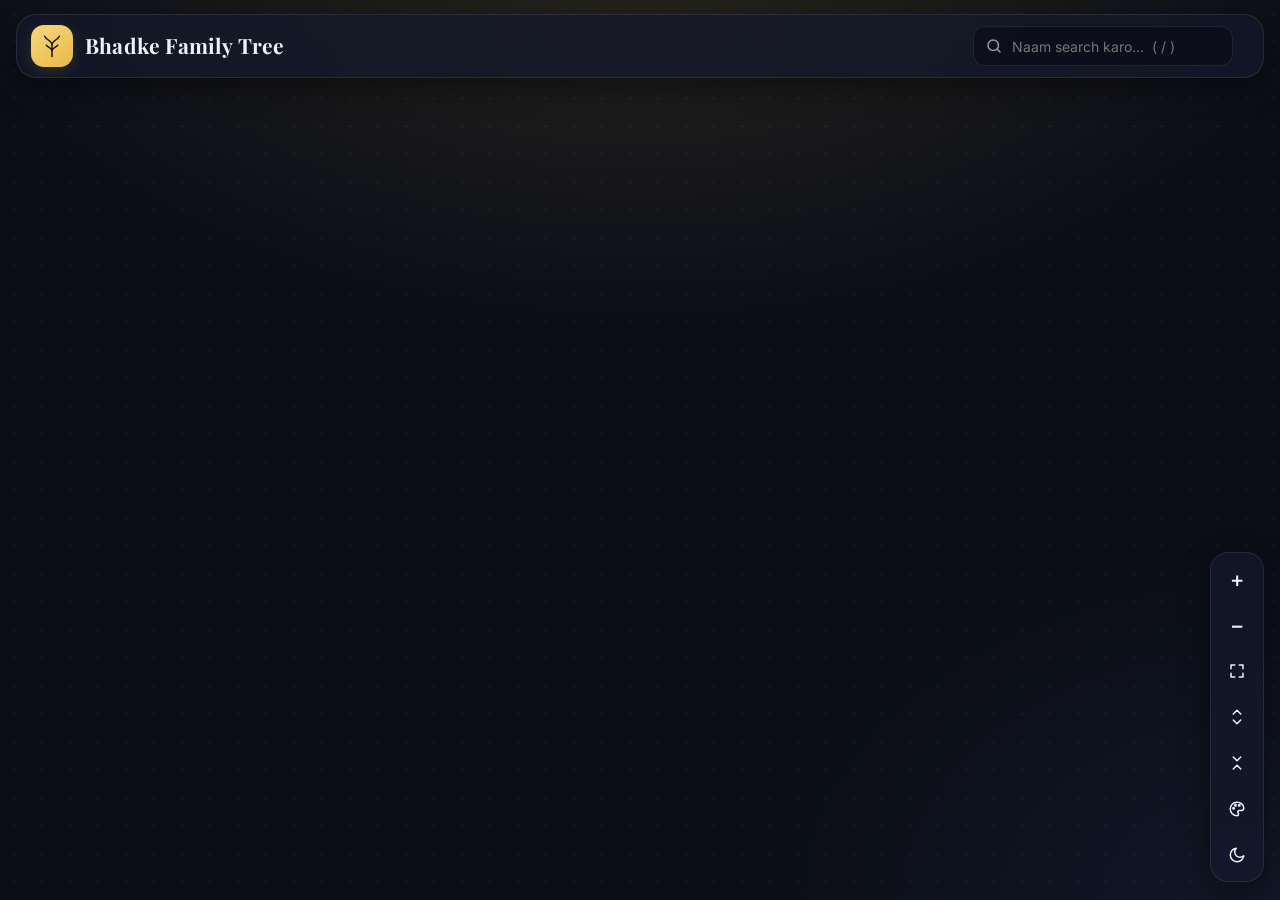
<file: index.html>
<!doctype html>
<html lang="en">
<head>
<meta charset="utf-8">
<meta name="viewport" content="width=device-width, initial-scale=1, viewport-fit=cover">
<title>Bhadke Family Tree</title>
<meta name="description" content="Bhadke parivar ki vanshavali — interactive family tree.">
<link rel="preconnect" href="https://fonts.googleapis.com">
<link rel="stylesheet" href="https://fonts.googleapis.com/css2?family=Inter:wght@400;500;600&family=Playfair+Display:wght@600;700&display=swap">
<link rel="stylesheet" href="style.css">
</head>
<body>
<div id="vp" aria-label="Family tree">
  <div id="world">
    <svg id="lines" aria-hidden="true"></svg>
    <div id="cards"></div>
  </div>
</div>

<header id="top">
  <div class="brand">
    <div class="crest" aria-hidden="true">
      <svg viewBox="0 0 32 32" width="26" height="26" fill="none" stroke="currentColor" stroke-width="1.8" stroke-linecap="round">
        <path d="M16 29V15M16 15C16 9 9 9 7 4M16 15c0-6 7-6 9-11M16 22c0-4-5-4-7-7M16 22c0-4 5-4 7-7"/>
      </svg>
    </div>
    <div>
      <h1>Bhadke Family Tree</h1>
    </div>
  </div>

  <div class="search">
    <svg viewBox="0 0 24 24" width="18" height="18" fill="none" stroke="currentColor" stroke-width="2" stroke-linecap="round"><circle cx="11" cy="11" r="7"/><path d="M20 20l-3.5-3.5"/></svg>
    <input id="q" type="search" placeholder="Naam search karo…  ( / )" autocomplete="off" spellcheck="false">
    <ul id="results" hidden></ul>
  </div>

  <div class="stats" id="stats"></div>
</header>

<div class="tools" role="toolbar" aria-label="Tree controls">
  <button id="zin" title="Zoom in (+)" aria-label="Zoom in">+</button>
  <button id="zout" title="Zoom out (-)" aria-label="Zoom out">−</button>
  <button id="fit" title="Poora tree dikhao (0)" aria-label="Fit to screen">
    <svg viewBox="0 0 24 24" width="18" height="18" fill="none" stroke="currentColor" stroke-width="2" stroke-linecap="round" stroke-linejoin="round"><path d="M4 9V4h5M20 9V4h-5M4 15v5h5M20 15v5h-5"/></svg>
  </button>
  <button id="expand" title="Sab kholo" aria-label="Expand all">
    <svg viewBox="0 0 24 24" width="18" height="18" fill="none" stroke="currentColor" stroke-width="2" stroke-linecap="round" stroke-linejoin="round"><path d="M7 8l5-5 5 5M7 16l5 5 5-5"/></svg>
  </button>
  <button id="collapse" title="Sab band karo" aria-label="Collapse all">
    <svg viewBox="0 0 24 24" width="18" height="18" fill="none" stroke="currentColor" stroke-width="2" stroke-linecap="round" stroke-linejoin="round"><path d="M7 4l5 5 5-5M7 20l5-5 5 5"/></svg>
  </button>
  <button id="bgbtn" title="Background badlo" aria-label="Change background">
    <svg viewBox="0 0 24 24" width="18" height="18" fill="none" stroke="currentColor" stroke-width="2" stroke-linecap="round" stroke-linejoin="round"><path d="M12 3a9 9 0 100 18c1.4 0 2-1 2-2 0-1.6-1-1.8-1-3 0-1 .8-2 2-2h2.5A3.5 3.5 0 0021 10.5C21 6.4 17 3 12 3z"/><circle cx="7.5" cy="11" r="1"/><circle cx="10" cy="7" r="1"/><circle cx="15" cy="7" r="1"/></svg>
  </button>
  <button id="theme" title="Theme badlo" aria-label="Toggle theme">
    <svg viewBox="0 0 24 24" width="18" height="18" fill="none" stroke="currentColor" stroke-width="2" stroke-linecap="round" stroke-linejoin="round"><path d="M21 13A9 9 0 1111 3a7 7 0 0010 10z"/></svg>
  </button>
</div>

<aside id="panel" aria-live="polite" hidden></aside>

<script src="data.js"></script>
<script src="auth.js"></script>
<script src="app.js"></script>
</body>
</html>
</file>
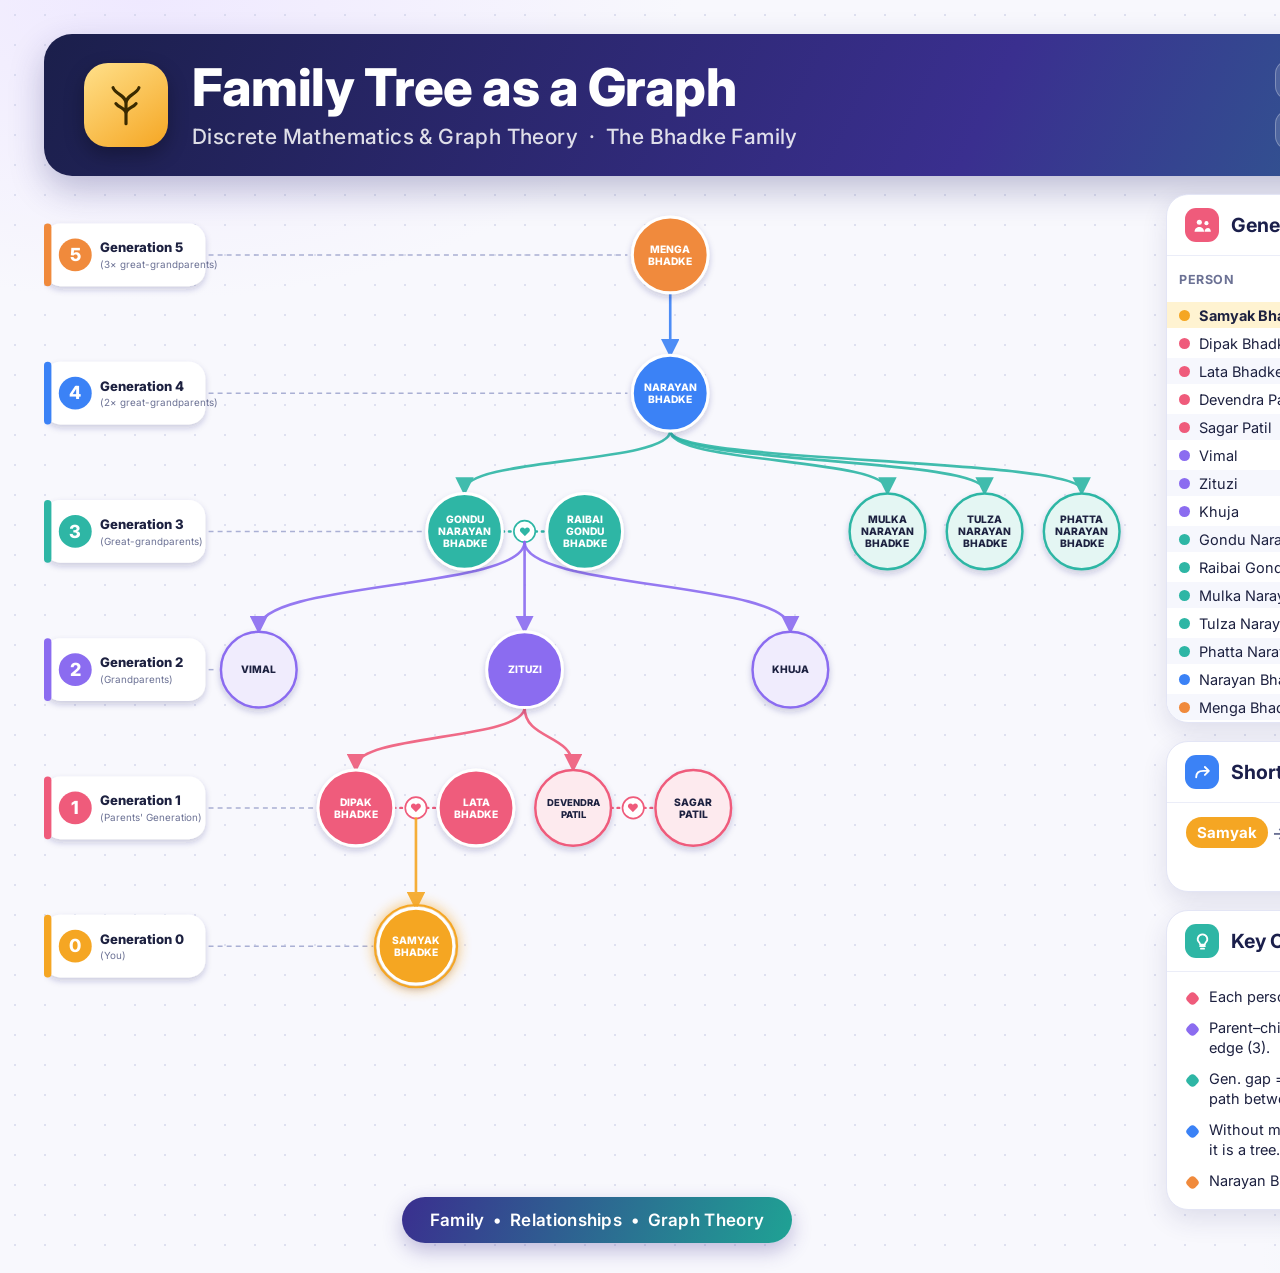
<file: graph-sheet.html>
<!doctype html>
<html lang="en">
<head>
<meta charset="utf-8">
<meta name="viewport" content="width=device-width, initial-scale=1">
<title>Bhadke Family Tree as a Graph</title>
<link rel="stylesheet" href="https://fonts.googleapis.com/css2?family=Inter:wght@400;500;600;700;800&display=swap">
<style>
  :root { --ink:#1d2140; --mid:#6b7194; --navy:#1b1f4b; --card:#ffffff; }
  * { box-sizing: border-box; margin: 0; padding: 0; }
  body { background: #cfd3ea; font-family: Inter, system-ui, 'Segoe UI', Arial, sans-serif; color: var(--ink); }
  .sheet { width: 1800px; height: 1273px; margin: 0 auto; padding: 34px 44px; position: relative; overflow: hidden;
           background: radial-gradient(900px 500px at 8% 0%, #efe9ff, transparent 60%), radial-gradient(900px 600px at 100% 100%, #dff6f0, transparent 60%), #f8f8fd; }
  .sheet::before { content: ''; position: absolute; inset: 0; background-image: radial-gradient(#c9cde6 1.3px, transparent 1.4px); background-size: 30px 30px; opacity: .55; pointer-events: none; }
  .sheet > * { position: relative; }
  @page { size: 1800px 1273px; margin: 0; }
  @media print { body { background: #fff; } .sheet { margin: 0; } .no-print { display: none !important; } }

  .title { display: flex; align-items: center; justify-content: space-between; gap: 30px; padding: 26px 40px; border-radius: 28px; color: #fff; overflow: hidden;
           background: linear-gradient(115deg, #1b1f4b 0%, #3a2f8f 55%, #1fa294 120%); box-shadow: 0 14px 34px rgba(40,40,110,.28); }
  .title::after { content: ''; position: absolute; right: -60px; top: -90px; width: 320px; height: 320px; border-radius: 50%; background: rgba(255,255,255,.07); }
  .title::before { content: ''; position: absolute; right: 190px; bottom: -120px; width: 240px; height: 240px; border-radius: 50%; background: rgba(255,255,255,.05); }
  .tl { display: flex; align-items: center; gap: 24px; z-index: 1; }
  .crest { width: 84px; height: 84px; border-radius: 24px; display: grid; place-items: center; background: linear-gradient(145deg, #ffe08a, #f5a623); box-shadow: 0 8px 20px rgba(0,0,0,.3); }
  .crest svg { width: 46px; height: 46px; }
  .title h1 { font-size: 52px; font-weight: 800; letter-spacing: -.5px; line-height: 1.05; }
  .title p { margin-top: 8px; font-size: 21px; font-weight: 500; opacity: .85; letter-spacing: .4px; }
  .who { display: grid; grid-template-columns: auto auto; gap: 10px 12px; z-index: 1; }
  .who span { padding: 9px 20px; border-radius: 14px; font-size: 16px; background: rgba(255,255,255,.14); border: 1px solid rgba(255,255,255,.28); backdrop-filter: blur(6px); white-space: nowrap; }
  .who b { font-weight: 800; color: #ffe08a; }

  .main { display: grid; grid-template-columns: 1fr 590px; gap: 30px; margin-top: 18px; height: 1000px; }
  #g { width: 100%; height: 100%; display: block; }

  .panel { border-radius: 22px; overflow: hidden; background: var(--card); margin-bottom: 18px; box-shadow: 0 10px 26px rgba(40,40,110,.12); border: 1px solid #e3e5f5; }
  .panel > h2 { font-size: 19.5px; font-weight: 700; padding: 13px 18px; display: flex; gap: 12px; align-items: center; color: var(--navy); border-bottom: 1px solid #ebedf8; }
  .panel > h2 i { width: 34px; height: 34px; border-radius: 11px; display: grid; place-items: center; flex: none; background: var(--c); }
  .panel > h2 svg { width: 19px; height: 19px; }
  table { width: 100%; border-collapse: collapse; font-size: 14.5px; }
  th { text-align: left; font-weight: 700; color: var(--mid); padding: 8px 12px; font-size: 12.5px; letter-spacing: .6px; text-transform: uppercase; }
  td { padding: 4.5px 12px; white-space: nowrap; }
  tr:nth-child(even) td { background: #f6f7fd; }
  td.n, th.n { text-align: center; width: 58px; }
  td:first-child { display: flex; align-items: center; gap: 9px; }
  td:first-child i { width: 11px; height: 11px; border-radius: 50%; background: var(--c); flex: none; }
  td.n b { display: inline-block; min-width: 26px; padding: 1px 0; border-radius: 8px; background: color-mix(in srgb, var(--c) 18%, #fff); color: var(--ink); font-weight: 700; }
  tr.me td { background: #fff3d1 !important; font-weight: 700; }
  .path { padding: 14px 16px 14px; display: flex; flex-wrap: wrap; align-items: center; justify-content: center; gap: 8px 4px; }
  .path .st { padding: 6px 11px; border-radius: 99px; font-size: 15px; font-weight: 700; color: #fff; background: var(--c); }
  .path .ar { color: var(--mid); font-weight: 700; }
  .path small { flex: 1 1 100%; text-align: center; margin-top: 4px; font-size: 14.5px; color: var(--mid); }
  .obs { list-style: none; padding: 10px 18px 12px; font-size: 14.5px; line-height: 1.42; }
  .obs li { position: relative; padding: 5px 0 5px 24px; }
  .obs li::before { content: ''; position: absolute; left: 2px; top: 11px; width: 11px; height: 11px; border-radius: 4px; background: var(--c); transform: rotate(45deg); }

  .foot { position: absolute; left: 44px; right: 650px; bottom: 30px; display: flex; align-items: center; justify-content: center; gap: 20px; }
  .legend { display: flex; flex-wrap: wrap; gap: 10px 22px; align-items: center; padding: 14px 22px; border-radius: 18px; background: #fff; font-size: 14.5px; box-shadow: 0 8px 22px rgba(40,40,110,.1); border: 1px solid #e3e5f5; max-width: 760px; }
  .legend div { display: flex; align-items: center; gap: 9px; color: var(--ink); }
  .legend i { display: inline-block; width: 20px; height: 20px; border-radius: 50%; }
  .legend svg { width: 44px; height: 16px; }
  .pill { padding: 13px 28px; border-radius: 99px; background: linear-gradient(110deg, #3a2f8f, #1fa294); color: #fff; font-size: 17px; font-weight: 600; letter-spacing: .3px; white-space: nowrap; box-shadow: 0 8px 20px rgba(58,47,143,.3); }
</style>
</head>
<body>
<div class="sheet">
  <div class="title">
    <div class="tl">
      <div class="crest"><svg viewBox="0 0 32 32" fill="none" stroke="#3a2a00" stroke-width="2.2" stroke-linecap="round"><path d="M16 29V15M16 15C16 9 9 9 7 4M16 15c0-6 7-6 9-11M16 22c0-4-5-4-7-7M16 22c0-4 5-4 7-7"/></svg></div>
      <div><h1>Family Tree as a Graph</h1><p>Discrete Mathematics &amp; Graph Theory &nbsp;·&nbsp; The Bhadke Family</p></div>
    </div>
    <div class="who" id="who"></div>
  </div>

  <div class="main">
    <svg id="g" xmlns="http://www.w3.org/2000/svg"></svg>
    <aside>
      <section class="panel" style="--c:#ef5b7b"><h2><i><svg viewBox="0 0 24 24" fill="#fff"><circle cx="8" cy="8" r="3.2"/><circle cx="17" cy="9" r="2.6"/><path d="M2 20c0-4 3-6 6-6s6 2 6 6zM14.5 20c.2-3 2-5 4.5-5 2 0 3.5 1.5 3.5 5z"/></svg></i><span id="t-title"></span></h2>
        <table id="tbl"></table></section>
      <section class="panel" style="--c:#3b82f6"><h2><i><svg viewBox="0 0 24 24" fill="none" stroke="#fff" stroke-width="2.4" stroke-linecap="round" stroke-linejoin="round"><path d="M4 18c0-6 4-8 9-8h6M15 5l5 5-5 5"/></svg></i>Shortest Path: You to Oldest Ancestor</h2>
        <div class="path" id="path"></div></section>
      <section class="panel no-print" style="--c:#2eb6a5"><h2><i><svg viewBox="0 0 24 24" fill="none" stroke="#fff" stroke-width="2.2" stroke-linecap="round" stroke-linejoin="round"><path d="M9 18h6M10 21h4M12 3a6 6 0 00-4 10.5c.8.8 1 1.5 1 2.5h6c0-1 .2-1.7 1-2.5A6 6 0 0012 3z"/></svg></i>Key Observations</h2>
        <ul class="obs" id="obs"></ul></section>
    </aside>
  </div>

  <div class="foot">
    <div class="pill">Family &nbsp;•&nbsp; Relationships &nbsp;•&nbsp; Graph Theory</div>
  </div>
</div>

<script src="data.js"></script>
<script src="student.js"></script>
<script>
(() => {
  const NS = 'http://www.w3.org/2000/svg';
  const ST = window.STUDENT || {}, ME = ST.meId || 'samyak';
  // Known genders (used only for relation words). Anyone not listed gets a gender-neutral word.
  const GENDER = { dipak: 'm', 'dipak#sp': 'f', gondu: 'm', 'gondu#sp': 'f', devindra: 'f', 'devindra#sp': 'm' };

  /* ---------- data ---------- */
  const byId = {};
  (function idx(n, p, d) { n.parent = p; n.depth = d; byId[n.id] = n; (n.children || []).forEach((c) => idx(c, n, d + 1)); })(window.FAMILY, null, 0);
  const me = byId[ME];
  const onPath = new Set(); for (let n = me; n; n = n.parent) onPath.add(n.id);
  const gen = (n) => me.depth - n.depth;
  const maxGen = Math.max(...[...onPath].map((id) => gen(byId[id])));

  // pruned graph: direct line + every sibling of a node on the line
  function prune(n) {
    const o = { id: n.id, name: n.name, spouse: n.spouse, gen: gen(n), line: onPath.has(n.id), kids: [] };
    if (onPath.has(n.id) && n !== me) o.kids = (n.children || []).map(prune);
    return o;
  }
  const root = prune(window.FAMILY);

  /* ---------- relation words ---------- */
  const ancBase = { m: 'father', f: 'mother', n: 'parent' };
  const term = (g, sex) => {
    const k = sex === 'm' ? 'm' : sex === 'f' ? 'f' : 'n';
    const base = g === 1 ? { m: 'Father', f: 'Mother', n: 'Parent' }[k]
      : { m: 'Grandfather', f: 'Grandmother', n: 'Grandparent' }[k];
    if (g <= 2) return base;
    const pre = g === 3 ? 'Great-' : `${g - 2}× great-`;
    return pre + base.toLowerCase();
  };
  const relOf = (p) => { // p: {node, spouseOf}
    const n = p.n, g = n.gen, sex = GENDER[p.key];
    if (p.key === ME) return 'You';
    if (n.line && !p.sp) return term(g, sex);
    if (p.sp && p.of.line) return term(g, sex);                       // spouse of a direct ancestor
    if (!p.sp) return g === 1 ? (sex === 'm' ? 'Uncle' : sex === 'f' ? 'Aunt' : "Parent's sibling")
                                : `${term(g, null)}'s sibling`;
    return g === 1 ? (sex === 'm' ? 'Uncle' : 'Aunt') + ' (by marriage)' : 'Sibling\'s spouse';
  };

  /* ---------- people list + BFS distances ---------- */
  const people = [];
  (function walk(n) {
    people.push({ key: n.id, name: n.name, n, sp: false });
    if (n.spouse) people.push({ key: n.id + '#sp', name: n.spouse, n, sp: true, of: n });
    n.kids.forEach(walk);
  })(root);
  const adj = {}; const link = (a, b) => { (adj[a] = adj[a] || []).push(b); (adj[b] = adj[b] || []).push(a); };
  let pcEdges = 0, marEdges = 0;
  (function e(n) { if (n.spouse) { link(n.id, n.id + '#sp'); marEdges++; } n.kids.forEach((k) => { link(n.id, k.id); pcEdges++; e(k); }); })(root);
  const dist = { [ME]: 0 }, q = [ME];
  while (q.length) { const a = q.shift(); (adj[a] || []).forEach((b) => { if (!(b in dist)) { dist[b] = dist[a] + 1; q.push(b); } }); }

  /* ---------- layout (tidy tree on the pruned graph) ---------- */
  const R = 46, MG = 54, GX = 26, ROW = 168, TOP = 74, LEFT = 215;
  const uw = (n) => (n.spouse ? 4 * R + MG : 2 * R);
  (function m(n) { n.kids.forEach(m); const kw = n.kids.reduce((s, k) => s + k.sw, 0) + GX * Math.max(0, n.kids.length - 1); n.kw = kw; n.sw = Math.max(uw(n), kw); })(root);
  (function p(n, left) {
    n.cx = left + n.sw / 2; n.y = TOP + (maxGen - n.gen) * ROW;
    n.px = n.cx - uw(n) / 2 + R;               // person circle
    n.sx = n.cx + uw(n) / 2 - R;               // spouse circle
    let x = left + (n.sw - n.kw) / 2;
    n.kids.forEach((k) => { p(k, x); x += k.sw + GX; });
  })(root, LEFT);
  const W = LEFT + root.sw + 20, H = TOP + maxGen * ROW + R + 30;

  /* ---------- draw ---------- */
  const GCOL = ['#f5a623', '#ef5b7b', '#8b6cf0', '#2eb6a5', '#3b82f6', '#f08a3c'];
  const col = (g) => GCOL[g % GCOL.length];
  const svg = document.getElementById('g');
  svg.setAttribute('viewBox', `0 0 ${W} ${H}`); svg.setAttribute('preserveAspectRatio', 'xMinYMin meet');
  const el = (t, a = {}, parent = svg) => { const e = document.createElementNS(NS, t); Object.entries(a).forEach(([k, v]) => e.setAttribute(k, v)); parent.appendChild(e); return e; };
  el('defs').innerHTML = GCOL.map((c, i) => `<marker id="ah${i}" viewBox="0 0 10 10" refX="7" refY="5" markerWidth="7" markerHeight="7" orient="auto"><path d="M0 0L10 5L0 10z" fill="${c}"/></marker>`).join('') + '<filter id="glow" x="-40%" y="-40%" width="180%" height="180%"><feGaussianBlur stdDeviation="7"/></filter><filter id="sh" x="-30%" y="-30%" width="160%" height="170%"><feDropShadow dx="0" dy="4" stdDeviation="4" flood-color="#28286e" flood-opacity=".22"/></filter>';
  

  // generation badges
  const desc = ['You', "Parents' Generation", 'Grandparents', 'Great-grandparents'];
  const gdesc = (g) => desc[g] || `${g - 2}× great-grandparents`;
  for (let g = 0; g <= maxGen; g++) {
    const y = TOP + (maxGen - g) * ROW, c = col(g);
    el('rect', { x: 0, y: y - 38, width: 196, height: 76, rx: 20, fill: '#fff', filter: 'url(#sh)' });
    el('rect', { x: 0, y: y - 38, width: 9, height: 76, rx: 4.5, fill: c });
    el('circle', { cx: 38, cy: y, r: 20, fill: c });
    el('text', { x: 38, y: y + 7.5, 'text-anchor': 'middle', 'font-size': 22, 'font-weight': 800, fill: '#fff' }).textContent = g;
    el('text', { x: 68, y: y - 3, 'font-size': 16, 'font-weight': 800, fill: '#1d2140' }).textContent = `Generation ${g}`;
    el('text', { x: 68, y: y + 16, 'font-size': 12, fill: '#6b7194' }).textContent = `(${gdesc(g)})`;
  }

  // edges first (so circles sit on top)
  (function edges(n) {
    if (n.spouse) { // dotted marriage link with a heart
      const x1 = n.px + R, x2 = n.sx - R, mx = (x1 + x2) / 2, c = col(n.gen);
      el('line', { x1, y1: n.y, x2, y2: n.y, stroke: c, 'stroke-width': 3, 'stroke-dasharray': '2 6', 'stroke-linecap': 'round' });
      el('circle', { cx: mx, cy: n.y, r: 13, fill: '#fff', stroke: c, 'stroke-width': 2 });
      el('text', { x: mx, y: n.y + 5, 'text-anchor': 'middle', 'font-size': 14, fill: c }).textContent = '♥';
    }
    if (n.kids.length) {
      const ox = n.spouse ? n.cx : n.px, oy = n.spouse ? n.y + 13 : n.y + R;
      n.kids.forEach((k) => {
        const ey = k.y - R - 4, ym = oy + (ey - oy) * 0.55, c = col(k.gen);
        el('path', { d: `M${ox} ${oy} C${ox} ${ym}, ${k.px} ${ym - (ey - oy) * 0.1}, ${k.px} ${ey}`, stroke: c, 'stroke-width': 3.2, fill: 'none', 'stroke-linecap': 'round', opacity: .9, 'marker-end': `url(#ah${k.gen % GCOL.length})` });
      });
    }
    n.kids.forEach(edges);
  })(root);

  // generation-level dashes (badge -> first circle in the row)
  const rowLeft = {};
  (function f(n) { const l = n.px - R; rowLeft[n.gen] = Math.min(rowLeft[n.gen] ?? 1e9, l); n.kids.forEach(f); })(root);
  for (let g = 0; g <= maxGen; g++) { const y = TOP + (maxGen - g) * ROW; el('line', { x1: 200, y1: y, x2: rowLeft[g] - 6, y2: y, stroke: '#aab0d4', 'stroke-width': 1.8, 'stroke-dasharray': '6 5' }); }

  // circles
  const wrap = (name) => {
    const w = name.toUpperCase().split(' '), lines = [];
    w.forEach((x) => { const last = lines[lines.length - 1]; if (last && (last + ' ' + x).length <= 9) lines[lines.length - 1] = last + ' ' + x; else lines.push(x); });
    return lines;
  };
  function circle(cx, cy, name, kind, g) {
    const c = col(g);
    if (kind === 'me') el('circle', { cx, cy, r: R + 8, fill: c, opacity: .45, filter: 'url(#glow)' });
    if (kind === 'rel') {
      el('circle', { cx, cy, r: R, fill: '#fff', stroke: c, 'stroke-width': 3, filter: 'url(#sh)' });
      el('circle', { cx, cy, r: R, fill: c, opacity: .13 });
    } else el('circle', { cx, cy, r: R, fill: c, stroke: '#fff', 'stroke-width': 3.5, filter: 'url(#sh)' });
    if (kind === 'me') el('circle', { cx, cy, r: R + 4, fill: 'none', stroke: c, 'stroke-width': 2.5 });
    const ls = wrap(name), fs = ls.some((l) => l.length > 7) ? 11.5 : 12.5;
    ls.forEach((l, i) => el('text', { x: cx, y: cy + (i - (ls.length - 1) / 2) * 14.5 + 4.5, 'text-anchor': 'middle', 'font-size': fs, 'font-weight': 800, fill: kind === 'rel' ? '#1d2140' : '#fff' }).textContent = l);
  }
  (function c(n) {
    circle(n.px, n.y, n.name, n.id === ME ? 'me' : n.line ? 'line' : 'rel', n.gen);
    if (n.spouse) circle(n.sx, n.y, n.spouse, n.line ? 'line' : 'rel', n.gen);
    n.kids.forEach(c);
  })(root);

  /* ---------- side panels ---------- */
  const first = (s) => s.split(' ')[0];
  document.getElementById('who').innerHTML =
    `<span>Submitted by: <b>${ST.name || ''}</b></span><span>USN: <b>${ST.usn || ''}</b></span><span>Submitted to: <b>${ST.submittedTo || 'Mama'}</b></span><span><b>TAE-II DMGT</b></span>`;
  document.getElementById('t-title').textContent = `Generation Gap from You (${first(me.name)})`;
  const rows = people.slice().sort((a, b) => a.n.gen - b.n.gen);
  document.getElementById('tbl').innerHTML =
    '<tr><th>Person</th><th>Relation to You</th><th class="n">Gen. gap</th><th class="n">Edges</th></tr>' +
    rows.map((p) => `<tr class="${p.key === ME ? 'me' : ''}" style="--c:${col(p.n.gen)}"><td><i></i>${p.name}</td><td>${relOf(p)}</td><td class="n"><b>${p.n.gen}</b></td><td class="n"><b>${dist[p.key]}</b></td></tr>`).join('');
  const chain = []; for (let n = me; n; n = n.parent) chain.push(n);
  document.getElementById('path').innerHTML = chain.map((n) => `<span class="st" style="--c:${col(gen(n))}">${first(n.name)}</span>`).join('<span class="ar">→</span>') + `<small>${chain.length - 1} edges / ${chain.length - 1} generations</small>`;
  const vertices = people.length, treeV = people.filter((p) => !p.sp).length;
  const widest = people.filter((p) => !p.sp).sort((a, b) => b.n.kids.length - a.n.kids.length)[0];
  document.getElementById('obs').innerHTML = [
    `Each person is a vertex (node): ${vertices} vertices in this graph.`,
    `Parent–child relationship is a directed edge (${pcEdges}); marriage is an undirected edge (${marEdges}).`,
    'Gen. gap = difference in generation level; Edges = length of the shortest path between two vertices.',
    `Without marriages: ${treeV} vertices, ${pcEdges} edges (V − 1) — connected and acyclic, so it is a tree.`,
    `${widest.name} has the most children here: ${widest.n.kids.length}.`,
  ].map((t, i) => `<li style="--c:${col(i + 1)}">${t}</li>`).join('');
})();
</script>
</body>
</html>
</file>
<file: style.css>
:root {
  --bg: #0b0e17;
  --bg2: #121727;
  --glass: rgba(20, 26, 44, .72);
  --card: #171d30;
  --card2: #1d2540;
  --border: rgba(255, 255, 255, .09);
  --text: #eef1fa;
  --muted: #8f99b8;
  --line: rgba(160, 175, 220, .28);
  --gold: #e9b949;
  --shadow: 0 10px 30px rgba(0, 0, 0, .45);
  --dot: rgba(255, 255, 255, .055);
  --bgimg: radial-gradient(1200px 700px at 50% -10%, var(--glow), transparent 60%), radial-gradient(900px 600px at 100% 100%, rgba(108, 140, 255, .07), transparent 60%);
  --glow: rgba(233, 185, 73, .14);
  --serif: 'Playfair Display', Georgia, serif;
  --sans: 'Inter', system-ui, -apple-system, 'Segoe UI', Roboto, sans-serif;
}
:root[data-theme="light"] {
  --bg: #f6f3ec;
  --bg2: #ece7db;
  --glass: rgba(255, 253, 248, .82);
  --card: #ffffff;
  --card2: #faf6ec;
  --border: rgba(40, 34, 20, .1);
  --text: #221d12;
  --muted: #7b735f;
  --line: rgba(70, 60, 30, .3);
  --gold: #b4841a;
  --shadow: 0 10px 28px rgba(80, 60, 20, .16);
  --dot: rgba(60, 50, 20, .09);
  --glow: rgba(180, 132, 26, .12);
  --bgimg: radial-gradient(1200px 700px at 50% -10%, var(--glow), transparent 60%);
}

* { box-sizing: border-box; margin: 0; padding: 0; }
html, body { height: 100%; overflow: hidden; }
body {
  font-family: var(--sans);
  color: var(--text);
  background: var(--bgimg), var(--bg);
  -webkit-font-smoothing: antialiased;
  transition: background-color .4s;
}

/* ---------- viewport ---------- */
#vp {
  position: fixed; inset: 0;
  overflow: hidden;
  cursor: grab;
  touch-action: none;
  background-image: radial-gradient(var(--dot) 1.2px, transparent 1.3px);
  background-size: 28px 28px;
}
#vp.drag { cursor: grabbing; }
#world { position: absolute; left: 0; top: 0; transform-origin: 0 0; }
#world.animate { transition: transform .65s cubic-bezier(.22, .8, .2, 1); }
#lines { position: absolute; left: 0; top: 0; overflow: visible; pointer-events: none; }
#cards { position: absolute; left: 0; top: 0; }

/* ---------- lines ---------- */
.ln {
  fill: none; stroke: var(--c, var(--line)); stroke-width: 2.2; stroke-linecap: round;
  opacity: .55;
  stroke-dasharray: 1; stroke-dashoffset: 1;
  animation: draw .9s cubic-bezier(.4, 0, .2, 1) forwards;
  animation-delay: var(--d, 0s);
  transition: opacity .3s, stroke-width .3s;
}
.ln.hot { opacity: 1; stroke-width: 3.2; filter: drop-shadow(0 0 5px var(--c)); }
.ln.dim { opacity: .12; }
@keyframes draw { to { stroke-dashoffset: 0; } }

/* ---------- cards ---------- */
.unit {
  position: absolute;
  display: flex; justify-content: space-between; align-items: stretch;
  transition: left .55s cubic-bezier(.22, .8, .2, 1), top .55s cubic-bezier(.22, .8, .2, 1), opacity .3s;
}
.unit.dim { opacity: .28; }
.card {
  position: relative;
  width: var(--cw); height: var(--ch);
  display: flex; align-items: center; gap: 10px;
  padding: 0 10px 0 12px;
  border-radius: 18px;
  background: linear-gradient(160deg, var(--card2), var(--card));
  border: 1px solid var(--border);
  box-shadow: var(--shadow);
  cursor: pointer;
  overflow: hidden;
  animation: pop .7s cubic-bezier(.2, .9, .25, 1.15) backwards;
  animation-delay: var(--d, 0s);
  transition: box-shadow .25s, border-color .25s, filter .25s;
}
.card::before { /* accent strip */
  content: ''; position: absolute; left: 0; top: 0; bottom: 0; width: 4px;
  background: var(--c);
}
.card::after { /* soft colour wash */
  content: ''; position: absolute; inset: 0; pointer-events: none;
  background: radial-gradient(120px 70px at 0% 0%, color-mix(in srgb, var(--c) 22%, transparent), transparent 70%);
}
.card:hover { filter: brightness(1.12); border-color: color-mix(in srgb, var(--c) 60%, transparent); box-shadow: 0 10px 28px rgba(0, 0, 0, .4), 0 0 0 1px color-mix(in srgb, var(--c) 40%, transparent); }
.card.sel { border-color: var(--c); box-shadow: 0 0 0 2px var(--c), 0 0 34px color-mix(in srgb, var(--c) 55%, transparent); }
.card.match { animation: pulse 1.1s ease 2; }
.card.spouse { background: linear-gradient(160deg, var(--card), var(--card2)); }
.card.spouse::before { background: color-mix(in srgb, var(--c) 45%, transparent); }

.av {
  flex: none; width: 40px; height: 40px; border-radius: 50%;
  display: grid; place-items: center;
  font: 600 19px var(--serif);
  color: #fff;
  background: linear-gradient(145deg, var(--c), color-mix(in srgb, var(--c) 45%, #000));
  box-shadow: inset 0 1px 0 rgba(255, 255, 255, .35), 0 4px 10px rgba(0, 0, 0, .3);
  position: relative; z-index: 1;
}
.spouse .av { background: linear-gradient(145deg, color-mix(in srgb, var(--c) 55%, #fff), color-mix(in srgb, var(--c) 40%, #000)); }
.tx { min-width: 0; position: relative; z-index: 1; }
.nm {
  font-weight: 600; font-size: 14px; line-height: 1.2; word-break: break-word; letter-spacing: .1px;
  display: -webkit-box; -webkit-line-clamp: 3; -webkit-box-orient: vertical; overflow: hidden;
}
.sb { margin-top: 4px; font-size: 11px; color: var(--muted); letter-spacing: .3px; }

.ring {
  align-self: center; flex: none; width: 40px; position: relative; height: 2px;
  background: repeating-linear-gradient(90deg, var(--c) 0 4px, transparent 4px 7px);
  opacity: .8;
}
.ring i {
  position: absolute; left: 50%; top: 50%; transform: translate(-50%, -50%);
  width: 24px; height: 24px; border-radius: 50%;
  display: grid; place-items: center;
  font-style: normal; font-size: 12px; color: var(--c);
  background: var(--bg); border: 1px solid var(--c);
  box-shadow: 0 0 12px color-mix(in srgb, var(--c) 45%, transparent);
  animation: beat 2.6s ease-in-out infinite;
}

.tog {
  position: absolute; left: 50%; bottom: -16px; transform: translateX(-50%);
  min-width: 26px; height: 26px; padding: 0 7px; border-radius: 13px;
  display: flex; align-items: center; justify-content: center; gap: 4px;
  font: 600 11px var(--sans); color: var(--text);
  background: var(--bg2); border: 1px solid var(--c); cursor: pointer;
  box-shadow: 0 4px 12px rgba(0, 0, 0, .35);
  z-index: 3; transition: transform .2s, background .2s;
}
.tog:hover { background: var(--c); color: #fff; }
.tog svg { transition: transform .3s; }
.unit.open .tog svg { transform: rotate(180deg); }

@keyframes pop { from { opacity: 0; } }
@keyframes pulse { 50% { box-shadow: 0 0 0 6px color-mix(in srgb, var(--c) 45%, transparent); } }
@keyframes beat { 50% { transform: translate(-50%, -50%) scale(1.15); } }

/* ---------- header ---------- */
#top {
  position: fixed; left: 16px; right: 16px; top: 14px; z-index: 10;
  display: flex; align-items: center; gap: 16px; flex-wrap: wrap;
  padding: 10px 14px;
  border-radius: 20px;
  background: var(--glass);
  backdrop-filter: blur(16px) saturate(1.4); -webkit-backdrop-filter: blur(16px) saturate(1.4);
  border: 1px solid var(--border);
  box-shadow: var(--shadow);
}
.brand { display: flex; align-items: center; gap: 12px; margin-right: auto; }
.crest {
  width: 42px; height: 42px; border-radius: 13px; display: grid; place-items: center;
  color: #1a1305; background: linear-gradient(145deg, #f7d77c, var(--gold));
  box-shadow: 0 4px 14px var(--glow);
}
h1 { font: 700 21px/1.1 var(--serif); letter-spacing: .2px; }

.search { position: relative; display: flex; align-items: center; }
.search > svg { position: absolute; left: 12px; color: var(--muted); pointer-events: none; }
.search input {
  width: 260px; height: 40px; padding: 0 14px 0 38px; border-radius: 12px;
  color: var(--text); font: 400 14px var(--sans);
  background: color-mix(in srgb, var(--bg) 70%, transparent);
  border: 1px solid var(--border); outline: none; transition: border-color .2s, box-shadow .2s;
}
.search input:focus { border-color: var(--gold); box-shadow: 0 0 0 3px var(--glow); }
#results {
  position: absolute; top: 46px; left: 0; right: 0; max-height: 300px; overflow: auto; list-style: none;
  background: var(--bg2); border: 1px solid var(--border); border-radius: 14px; padding: 6px;
  box-shadow: var(--shadow);
}
#results li { padding: 9px 11px; border-radius: 9px; cursor: pointer; font-size: 14px; display: flex; justify-content: space-between; gap: 10px; }
#results li small { color: var(--muted); font-size: 11.5px; white-space: nowrap; }
#results li:hover, #results li.on { background: var(--glow); }
#results .none { color: var(--muted); cursor: default; }

.stats { display: flex; gap: 8px; }
.stat { padding: 4px 14px; border-radius: 12px; text-align: center; background: color-mix(in srgb, var(--bg) 55%, transparent); border: 1px solid var(--border); }
.stat b { display: block; font: 700 19px var(--serif); color: var(--gold); line-height: 1.2; }
.stat span { font-size: 10.5px; color: var(--muted); letter-spacing: .6px; text-transform: uppercase; }

/* ---------- tools ---------- */
.tools {
  position: fixed; right: 16px; bottom: 18px; z-index: 10;
  display: flex; flex-direction: column; gap: 6px; padding: 6px; border-radius: 18px;
  background: var(--glass); backdrop-filter: blur(16px); -webkit-backdrop-filter: blur(16px);
  border: 1px solid var(--border); box-shadow: var(--shadow);
}
.tools button {
  width: 40px; height: 40px; border-radius: 12px; border: 0; cursor: pointer;
  display: grid; place-items: center; color: var(--text); background: transparent;
  font: 500 22px var(--sans); transition: background .2s, color .2s, transform .15s;
}
.tools button:hover { background: var(--gold); color: #1a1305; }
.tools button:active { transform: scale(.9); }


/* ---------- detail panel ---------- */
#panel {
  position: fixed; top: 92px; right: 16px; bottom: 18px; width: 340px; z-index: 11;
  overflow: auto; padding: 22px 20px 24px; border-radius: 22px;
  background: var(--glass); backdrop-filter: blur(20px) saturate(1.3); -webkit-backdrop-filter: blur(20px) saturate(1.3);
  border: 1px solid var(--border); box-shadow: var(--shadow);
  animation: slide .4s cubic-bezier(.22, .8, .2, 1);
}
#panel[hidden] { display: none; }
@keyframes slide { from { opacity: 0; transform: translateX(30px); } }
.x { position: absolute; top: 12px; right: 12px; width: 32px; height: 32px; border: 0; border-radius: 10px; cursor: pointer; font-size: 20px; color: var(--muted); background: transparent; }
.x:hover { background: var(--glow); color: var(--text); }
.p-head { text-align: center; padding: 6px 0 16px; }
.p-av {
  width: 84px; height: 84px; margin: 0 auto 12px; border-radius: 50%; display: grid; place-items: center;
  font: 700 36px var(--serif); color: #fff;
  background: linear-gradient(145deg, var(--c), color-mix(in srgb, var(--c) 40%, #000));
  box-shadow: 0 0 0 4px var(--bg2), 0 0 0 6px var(--c), 0 10px 30px color-mix(in srgb, var(--c) 50%, transparent);
}
.p-head h2 { font: 700 21px/1.2 var(--serif); }
.chip { display: inline-block; margin-top: 8px; padding: 3px 12px; border-radius: 99px; font-size: 11.5px; color: var(--c); border: 1px solid var(--c); background: color-mix(in srgb, var(--c) 12%, transparent); }
.nums { display: grid; grid-template-columns: repeat(3, 1fr); gap: 8px; margin: 6px 0 18px; }
.nums div { padding: 10px 4px; text-align: center; border-radius: 14px; background: color-mix(in srgb, var(--bg) 55%, transparent); border: 1px solid var(--border); }
.nums b { display: block; font: 700 20px var(--serif); color: var(--c); }
.nums span { font-size: 10.5px; color: var(--muted); letter-spacing: .5px; text-transform: uppercase; }
.p-sec { margin-top: 16px; }
.p-sec h3 { font-size: 11px; letter-spacing: 1.2px; text-transform: uppercase; color: var(--muted); font-weight: 600; margin-bottom: 8px; }
.pills { display: flex; flex-wrap: wrap; gap: 6px; }
.pill { padding: 6px 12px; border-radius: 99px; font-size: 13px; cursor: pointer; color: var(--text); background: color-mix(in srgb, var(--bg) 55%, transparent); border: 1px solid var(--border); transition: .2s; }
.pill:hover { border-color: var(--c); background: color-mix(in srgb, var(--c) 18%, transparent); }
.pill.static { cursor: default; }
.path { display: flex; flex-direction: column; gap: 0; padding-left: 8px; }
.path div { position: relative; padding: 4px 0 4px 18px; font-size: 13px; cursor: pointer; color: var(--muted); }
.path div::before { content: ''; position: absolute; left: 0; top: 50%; width: 8px; height: 8px; margin-top: -4px; border-radius: 50%; background: var(--c); opacity: .5; }
.path div::after { content: ''; position: absolute; left: 3.5px; top: 50%; bottom: -50%; width: 1px; background: var(--line); }
.path div:last-child::after { display: none; }
.path div:last-child { color: var(--text); font-weight: 600; }
.path div:last-child::before { opacity: 1; box-shadow: 0 0 10px var(--c); }
.path div:hover { color: var(--text); }

/* ---------- mobile ---------- */
@media (max-width: 720px) {
  #top { left: 10px; right: 10px; top: 10px; padding: 8px 10px; gap: 8px; border-radius: 16px; }
  h1 { font-size: 17px; }
  .crest { width: 36px; height: 36px; border-radius: 11px; }
  .search { flex: 1 1 100%; order: 3; }
  .search input { width: 100%; height: 38px; }
  .stats { display: none; }
  .tools { right: 10px; bottom: 14px; flex-direction: row; left: 10px; justify-content: center; }
  .tools button { width: 42px; }
  #panel { top: auto; left: 10px; right: 10px; bottom: 76px; width: auto; max-height: 55vh; }
}
@media (prefers-reduced-motion: reduce) {
  *, *::before, *::after { animation-duration: .01ms !important; animation-delay: 0s !important; transition-duration: .01ms !important; }
}

/* ---------- edit mode ---------- */
.editbar {
  position: fixed; left: 16px; bottom: 18px; z-index: 12; max-width: min(560px, calc(100vw - 100px));
  display: flex; flex-wrap: wrap; align-items: center; gap: 8px 10px; padding: 10px 12px; border-radius: 16px;
  background: var(--glass); backdrop-filter: blur(14px); -webkit-backdrop-filter: blur(14px);
  border: 1px solid var(--gold); box-shadow: var(--shadow); font-size: 12px; color: var(--muted);
}
.editbar b { color: var(--gold); font-size: 13px; }
.editbar span { flex: 1 1 200px; }
.editbar button, .edit .btns button {
  height: 32px; padding: 0 12px; border-radius: 10px; cursor: pointer; font: 600 12.5px var(--sans);
  color: var(--text); background: transparent; border: 1px solid var(--border); transition: .2s;
}
.editbar button:hover, .edit .btns button:hover { background: var(--gold); color: #1a1305; border-color: var(--gold); }
.edit label { display: block; margin-bottom: 10px; font-size: 12px; color: var(--muted); }
.edit input {
  display: block; width: 100%; height: 38px; margin-top: 5px; padding: 0 12px; border-radius: 10px;
  font: 400 14px var(--sans); color: var(--text); background: color-mix(in srgb, var(--bg) 70%, transparent);
  border: 1px solid var(--border); outline: none;
}
.edit input:focus { border-color: var(--gold); }
.edit .btns { display: flex; flex-wrap: wrap; gap: 8px; }
.edit .btns .danger { color: #ff6b81; border-color: rgba(255, 107, 129, .5); }
.edit .btns .danger:hover { background: #ff6b81; color: #fff; border-color: #ff6b81; }
@media (max-width: 720px) { .editbar { bottom: 70px; left: 10px; right: 10px; max-width: none; } }

/* ---------- background styles (button cycles through them) ---------- */
:root[data-bg="1"] { --bg: #06141a; --bg2: #0c222b; --bgimg: radial-gradient(900px 600px at 10% 0%, rgba(47, 209, 168, .24), transparent 60%), radial-gradient(900px 650px at 95% 100%, rgba(185, 128, 255, .2), transparent 60%); }
:root[data-bg="2"] { --bg: #170b14; --bg2: #24121f; --bgimg: radial-gradient(1000px 650px at 50% 0%, rgba(255, 140, 90, .22), transparent 60%), radial-gradient(900px 600px at 0% 100%, rgba(255, 70, 130, .16), transparent 60%); }
:root[data-bg="3"] { --bg: #0a140d; --bg2: #11211a; --bgimg: radial-gradient(1000px 650px at 80% 0%, rgba(120, 220, 120, .18), transparent 60%), radial-gradient(900px 600px at 0% 100%, rgba(233, 185, 73, .12), transparent 60%); }
:root[data-bg="4"] { --bg: #000; --bg2: #0d0d0d; --bgimg: none; }
:root[data-theme="light"][data-bg="1"] { --bg: #e9f5f2; --bg2: #d8ece7; --bgimg: radial-gradient(900px 600px at 10% 0%, rgba(47, 209, 168, .28), transparent 60%), radial-gradient(900px 650px at 95% 100%, rgba(185, 128, 255, .2), transparent 60%); }
:root[data-theme="light"][data-bg="2"] { --bg: #fdf0e8; --bg2: #f7e1d5; --bgimg: radial-gradient(1000px 650px at 50% 0%, rgba(255, 140, 90, .28), transparent 60%), radial-gradient(900px 600px at 0% 100%, rgba(255, 70, 130, .16), transparent 60%); }
:root[data-theme="light"][data-bg="3"] { --bg: #eef5e8; --bg2: #e0ecd6; --bgimg: radial-gradient(1000px 650px at 80% 0%, rgba(120, 200, 100, .3), transparent 60%); }
:root[data-theme="light"][data-bg="4"] { --bg: #ffffff; --bg2: #f3f3f3; --bgimg: none; }
</file>
